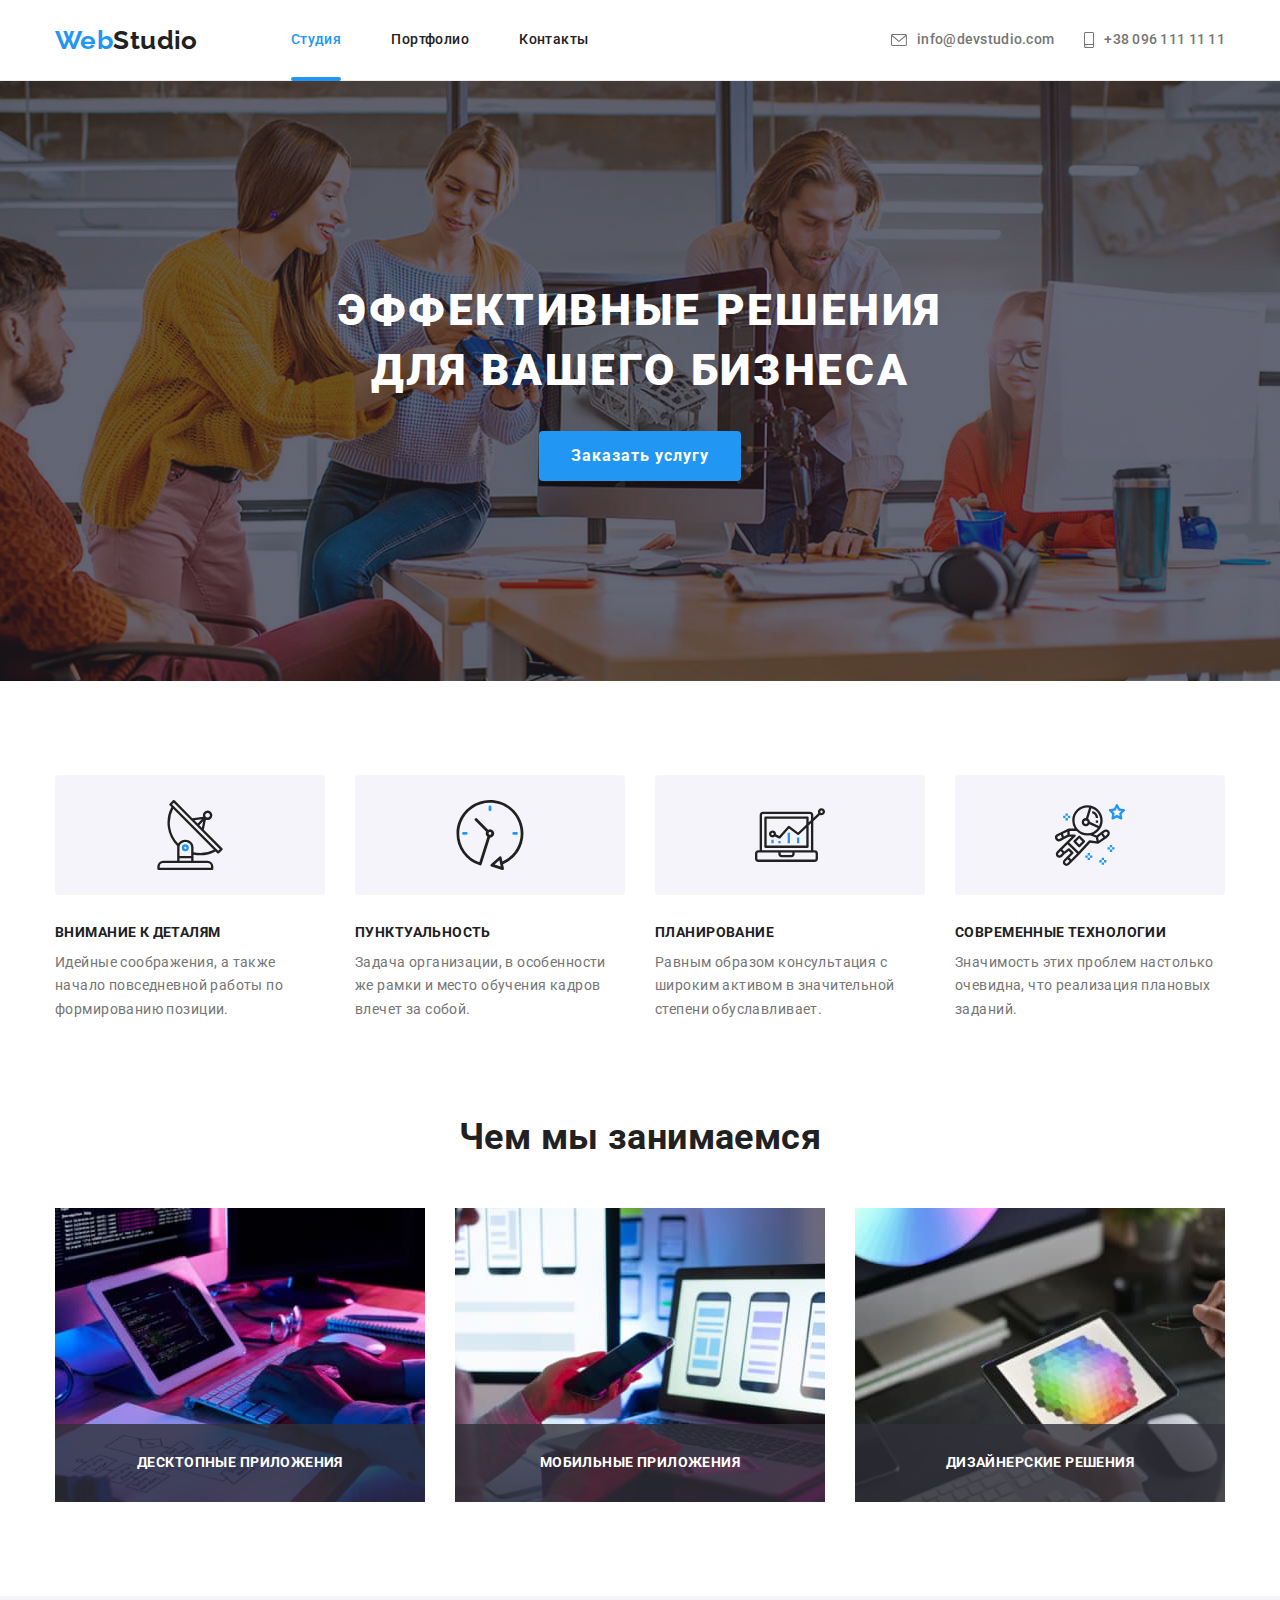
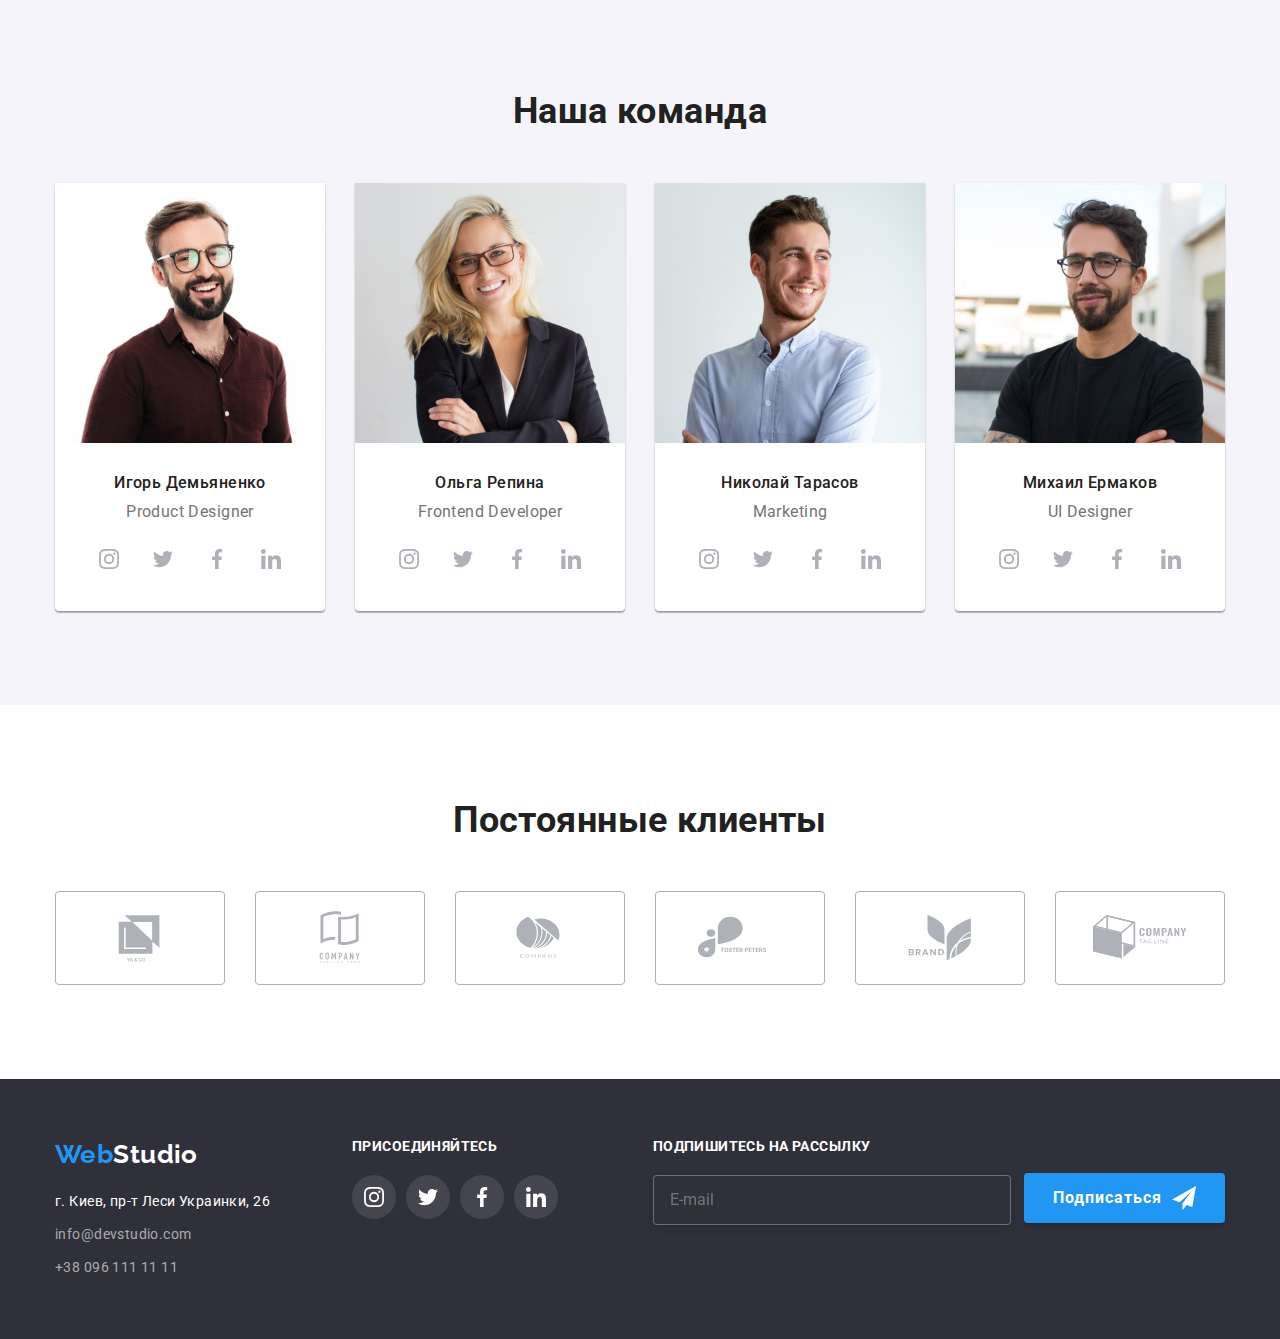
<file: index.html>
<!DOCTYPE html>
<html lang="ru">

<head>
  <meta charset="UTF-8" />
  <meta http-equiv="X-UA-Compatible" content="IE=edge" />
  <meta name="viewport" content="width=device-width, initial-scale=1.0" />
  <title>WebStudio Студия</title>
  <link rel="stylesheet" href="./css/main.min.css" />
</head>

<body>
  <header class="border">
    <div class="container">
      <div class="header ">
        <a class="logo" href="./index.html"><span class="logo_part1">Web</span><span
            class="logo_part2">Studio</span></a>
        <nav class="site-nav">
          <ul class="site-nav list">
            <li class="site-nav__item">
              <a class="site-nav__link site-nav__link-active" href="./index.html">Студия</a>
            </li>
            <li class="site-nav__item">
              <a class="site-nav__link" href="./portfolio.html">Портфолио</a>
            </li>
            <li class="site-nav__item">
              <a class="site-nav__link " href="">Контакты</a>
            </li>
          </ul>
        </nav>
        <ul class="address-header  list">
          <li class="address-header__item ">
            <a class="address-header__link" href="mailto:info@devstudio.com" target="_blank" rel="noopener noreferrer">
              <svg class="address-header__icon" width="16" height="12">
                <use href="./images/icons.svg#svg-01"></use>
              </svg>
              info@devstudio.com
            </a>
          </li>
          <li class="ddress-header__item">
            <a class="address-header__link" href="tel:+380961111111" target="_blank" rel="noopener noreferrer">
              <svg class="address-header__icon" width="10" height="16">
                <use href="./images/icons.svg#svg-02"></use>
              </svg>
              +38 096 111 11 11
            </a>
          </li>
        </ul>
      </div>
    </div>
  </header>

  <main>

    <section class="hero">
      <div class="container">
        <h1 class="hero__title">
          Эффективные решения<br /><span class="white-space">для вашего бизнеса</span>
        </h1>
        <button class="button hero__button" type="button" data-modal-open>Заказать услугу</button>
      </div>
    </section>

    <section class="features">
      <div class="container">

        <ul class="list features__list">
          <li class="features__item">
            <a class="features__link " href="" target="_blank">
              <svg class="features_icon">
                <use href="./images/icons.svg#cta-01"></use>
              </svg>
            </a>
            <h3 class="features__title">Внимание к деталям</h3>
            <p class="features__text">
              Идейные соображения, а также начало повседневной работы по
              формированию позиции.
            </p>
          </li>

          <li class="features__item">
            <a class="features__link" href="" target="_blank">
              <svg class="features_icon">
                <use href="./images/icons.svg#cta-02"></use>
              </svg>
            </a>
            <h3 class="features__title">Пунктуальность</h3>
            <p class="features__text">
              Задача организации, в особенности же рамки и место обучения кадров
              влечет за собой.
            </p>
          </li>

          <li class="features__item">
            <a class="features__link" href="" target="_blank">
              <svg class="features_icon ">
                <use href="./images/icons.svg#cta-03"></use>
              </svg>
            </a>
            <h3 class="features__title">Планирование</h3>
            <p class="features__text">
              Равным образом консультация с широким активом в значительной
              степени обуславливает.
            </p>
          </li>

          <li class="features__item">
            <a class="features__link" href="" target="_blank">
              <svg class="features_icon">
                <use href="./images/icons.svg#cta-04"></use>
              </svg>
            </a>
            <h3 class="features__title">Современные технологии</h3>
            <p class="features__text">
              Значимость этих проблем настолько очевидна, что реализация
              плановых заданий.
            </p>
          </li>
        </ul>
      </div>
    </section>

    <section class="benefits">
      <div class="container ">
        <h2 class="benefits__title">Чем мы занимаемся</h2>

        <ul class="benefits__list list">
          <li class="benefits__item">
            <img src="./images/we-do/img-01.jpg" alt="Десктопные приложения" />
            <div class="benefits__overlay">
              <p class="benefits__text">Десктопные приложения</p>
            </div>
          </li>

          <li class="benefits__item">
            <img src="./images/we-do/img-02.jpg" alt="Мобильные приложения" />
            <div class="benefits__overlay">
              <p class="benefits__text ">Мобильные приложения</p>
            </div>
          </li>

          <li class="benefits__item">
            <img src="./images/we-do/img-03.jpg" alt="Дизайнерские решения" />
            <div class="benefits__overlay">
              <p class="benefits__text ">Дизайнерские решения</p>
            </div>
          </li>
        </ul>

      </div>
    </section>

    <section class="team">
      <div class="container">
        <h2 class="team__title">Наша команда</h2>

        <ul class="team__list list">
          <li class="team__item">
            <img class="team__image" src="./images/team/img-01.jpg" alt="Игорь Демьяненко" />
            <div class="team__description">
              <h3 class="team__name">Игорь Демьяненко</h3>
              <p class="team__position">Product Designer</p>

              <!-- social networks -->
              <ul class="social__list list">
                <li class="social__item">
                  <a href="" class="social__link" target="_blank" rel="noopener noreferrer">
                    <svg class="social__icon">
                      <use href="./images/icons.svg#sm-01"></use>
                    </svg>
                  </a>
                </li>
                <li class="social__item ">
                  <a href="" class="social__link" target="_blank" rel="noopener noreferrer">
                    <svg class="social__icon">
                      <use href="./images/icons.svg#sm-02"></use>
                    </svg>
                  </a>
                </li>
                <li class="social__item ">
                  <a href="" class="social__link" target="_blank" rel="noopener noreferrer">
                    <svg class="social__icon">
                      <use href="./images/icons.svg#sm-03"></use>
                    </svg>
                  </a>
                </li>
                <li class="social__item ">
                  <a href="" class="social__link" target="_blank" rel="noopener noreferrer">
                    <svg class="social__icon">
                      <use href="./images/icons.svg#sm-04"></use>
                    </svg>
                  </a>
                </li>
              </ul>
            </div>
          </li>

          <li class="team__item">
            <img class="team__image" src="./images/team/img-02.jpg" alt="Ольга Репина" />
            <div class="team__description">
              <h3 class="team__name">Ольга Репина</h3>
              <p class="team__position">Frontend Developer</p>

              <!-- social networks -->
              <ul class="list social__list">
                <li class="social__item ">
                  <a href="" class="social__link" target="_blank" rel="noopener noreferrer">
                    <svg class="social__icon">
                      <use href="./images/icons.svg#sm-01"></use>
                    </svg>
                  </a>
                </li>
                <li class="social__item ">
                  <a href="" class="social__link" target="_blank" rel="noopener noreferrer">
                    <svg class="social__icon">
                      <use href="./images/icons.svg#sm-02"></use>
                    </svg>
                  </a>
                </li>
                <li class="social__item ">
                  <a href="" class="social__link" target="_blank" rel="noopener noreferrer">
                    <svg class="social__icon">
                      <use href="./images/icons.svg#sm-03"></use>
                    </svg>
                  </a>
                </li>
                <li class="social__item ">
                  <a href="" class="social__link" target="_blank" rel="noopener noreferrer">
                    <svg class="social__icon">
                      <use href="./images/icons.svg#sm-04"></use>
                    </svg>
                  </a>
                </li>
              </ul>
            </div>
          </li>

          <li class="team__item">
            <img class="team__image" src="./images/team/img-03.jpg" alt="Николай Тарасов" />
            <div class="team__description">
              <h3 class="team__name">Николай Тарасов</h3>
              <p class="team__position">Marketing</p>

              <!-- social networks -->
              <ul class="list social__list">
                <li class="social__item ">
                  <a href="" class="social__link" target="_blank" rel="noopener noreferrer">
                    <svg class="social__icon">
                      <use href="./images/icons.svg#sm-01"></use>
                    </svg>
                  </a>
                </li>
                <li class="social__item">
                  <a href="" class="social__link" target="_blank" rel="noopener noreferrer">
                    <svg class="social__icon">
                      <use href="./images/icons.svg#sm-02"></use>
                    </svg>
                  </a>
                </li>
                <li class="social__item ">
                  <a href="" class="social__link" target="_blank" rel="noopener noreferrer">
                    <svg class="social__icon">
                      <use href="./images/icons.svg#sm-03"></use>
                    </svg>
                  </a>
                </li>
                <li class="social__item ">
                  <a href="" class="social__link" target="_blank" rel="noopener noreferrer">
                    <svg class="social__icon">
                      <use href="./images/icons.svg#sm-04"></use>
                    </svg>
                  </a>
                </li>
              </ul>
            </div>
          </li>

          <li class="team__item">
            <img class="team__image" src="./images/team/img-04.jpg" alt="Михаил Ермаков" />
            <div class="team__description">
              <h3 class="team__name">Михаил Ермаков</h3>
              <p class="team__position">UI Designer</p>

              <!-- social networks -->
              <ul class="list social__list">
                <li class="social__item ">
                  <a href="" class="social__link" target="_blank" rel="noopener noreferrer">
                    <svg class="social__icon">
                      <use href="./images/icons.svg#sm-01"></use>
                    </svg>
                  </a>
                </li>
                <li class="social__item ">
                  <a href="" class="social__link" target="_blank" rel="noopener noreferrer">
                    <svg class="social__icon">
                      <use href="./images/icons.svg#sm-02"></use>
                    </svg>
                  </a>
                </li>
                <li class="social__item ">
                  <a href="" class="social__link" target="_blank" rel="noopener noreferrer">
                    <svg class="social__icon">
                      <use href="./images/icons.svg#sm-03"></use>
                    </svg>
                  </a>
                </li>
                <li class="social__item ">
                  <a href="" class="social__link" target="_blank" rel="noopener noreferrer">
                    <svg class="social__icon">
                      <use href="./images/icons.svg#sm-04"></use>
                    </svg>
                  </a>
                </li>
              </ul>
            </div>
          </li>
        </ul>
      </div>
    </section>

    <section class="clients">
      <div class="container">
        <h2 class="clients__title">Постоянные клиенты</h2>
        <ul class="list clients__list">
          <li class="clients__item">
            <a href="" class="clients__link" target="_blank" rel="noopener noreferrer">
              <svg class="clients__icon">
                <use href="./images/icons.svg#log-01"></use>
              </svg>
            </a>
          </li>
          <li class="clients__item">
            <a href="" class="clients__link" target="_blank" rel="noopener noreferrer">
              <svg class="clients__icon">
                <use href="./images/icons.svg#log-02"></use>
              </svg>
            </a>
          </li>
          <li class="clients__item">
            <a href="" class="clients__link" target="_blank" rel="noopener noreferrer">
              <svg class="clients__icon">
                <use href="./images/icons.svg#log-03"></use>
              </svg>
            </a>
          </li>
          <li class="clients__item">
            <a href="" class="clients__link" target="_blank" rel="noopener noreferrer">
              <svg class="clients__icon">
                <use href="./images/icons.svg#log-04"></use>
              </svg>
            </a>
          </li>
          <li class="clients__item">
            <a href="" class="clients__link" target="_blank" rel="noopener noreferrer">
              <svg class="clients__icon">
                <use href="./images/icons.svg#log-05"></use>
              </svg>
            </a>
          </li>
          <li class="clients__item">
            <a href="" class="clients__link" target="_blank" rel="noopener noreferrer">
              <svg class="clients__icon">
                <use href="./images/icons.svg#log-06"></use>
              </svg>
            </a>
          </li>
        </ul>
      </div>
    </section>
  </main>

  <footer class="footer">
    <div class="container">
      <div class="footer__row">
        <div class="footer__address">
          <a class="footer__logo" href="./index.html"><span class="footer__logo--blue">Web</span><span
              class="footer__logo--white">Studio</span>
          </a>
          <address>
            <ul class="address__list list">
              <li class="address__item">
                <a class="address__link" href="https://goo.gl/maps/Poxogy9ZwxsRHQay8" target="_blank">г. Киев, пр-т Леси
                  Украинки, 26&nbsp;&nbsp;&nbsp;</a>
              </li>
              <li class="address__item">
                <a class="address__link address__link--grey" href="mailto:info@devstudio.com"
                  target="_blank">info@devstudio.com</a>
              </li>
              <li class="address__item">
                <a class="address__link address__link--grey" href="tel:+380961111111" target="_blank">+38 096 111 11
                  11</a>
              </li>
            </ul>
          </address>
        </div>
        <div class="footer__social">
          <h3 class="footer__social__title">присоединяйтесь</h3>
          <ul class="list footer__social__list">
            <li class="footer__social__item">
              <a href="" class="footer__social__link" target="_blank" rel="noopener noreferrer">
                <svg class="footer__social__icon">
                  <use href="./images/icons.svg#sm-01"></use>
                </svg>
              </a>
            </li>
            <li class="footer__social__item">
              <a href="" class="footer__social__link" target="_blank" rel="noopener noreferrer">
                <svg class="footer__social__icon">
                  <use href="./images/icons.svg#sm-02"></use>
                </svg>
              </a>
            </li>
            <li class="footer__social__item">
              <a href="" class="footer__social__link" target="_blank" rel="noopener noreferrer">
                <svg class="footer__social__icon">
                  <use href="./images/icons.svg#sm-03"></use>
                </svg>
              </a>
            </li>
            <li class="footer__social__item">
              <a href="" class="footer__social__link" target="_blank" rel="noopener noreferrer">
                <svg class="footer__social__icon">
                  <use href="./images/icons.svg#sm-04"></use>
                </svg>
              </a>
            </li>
          </ul>
        </div>
        <div class="subscribe-email">
          <label for="sub-email" class="subscribe-email__label">Подпишитесь на рассылку
          </label>
          <input type="text" name="sub-email" id="sub-email" class="subscribe-email__input" placeholder="E-mail">
        </div>
        <div class="subscribe-button ">
          <button type="submit" class="subscribe-button__style button">
            <div class="subscribe-button__text">Подписаться
            </div>
            <svg class="subscribe-button__icon">
              <use href="./images/icons.svg#icon-sub"></use>
            </svg>
          </button>

        </div>
      </div>
    </div>

    <div class="modal-window__backdrop is-hidden" data-modal>
      <div class="modal-window">
        <div class="modal-window__container">
          <button data-modal-close class="modal-window__button-close">
            <svg class="modal-window__button-close__icon">
              <use href="./images/icons.svg#close"></use>
            </svg>
          </button>
          <div>

            <h2 class="modal-window__title">Оставьте свои данные, мы вам перезвоним</h2>
            <form class="modal-form">
              <div class="modal-form__container">
                <label for="mf-name" class="modal-form__label">Имя</label>
                <div class="modal-form__item">
                  <svg class="modal-form__icon">
                    <use href="./images/icons.svg#icon-modal-01"></use>
                  </svg>
                  <input type="text" name="name" id="mf-name" class="modal-form__input" autofocus>
                </div>
              </div>

              <div class="modal-form__container">
                <label for="mf-tel" class="modal-form__label">Телефон</label>
                <div class="modal-form__item">
                  <svg class="modal-form__icon">
                    <use href="./images/icons.svg#icon-modal-02"></use>
                  </svg>
                  <input type="tel" name="tel" id="mf-tel" class="modal-form__input">
                </div>
              </div>

              <div class="modal-form__container">
                <label for="mf-email" class="modal-form__label">Почта</label>
                <div class="modal-form__item">
                  <svg class="modal-form__icon">
                    <use href="./images/icons.svg#icon-modal-03"></use>
                  </svg>
                  <input type="email" name="email" id="mf-email" class="modal-form__input">
                </div>
              </div>

              <div class="modal-form-comment">
                <label for="mf-comment" class="modal-form-comment__label">Комментарий</label>
                <textarea name="comment" id="mf-comment" class="modal-form-comment__textarea" rows="10"
                  placeholder="Введите текст"></textarea>
              </div>

              <div class="moadal-form-checkbox">
                <input type="checkbox" id="mf-checkbox" name="checkbox-policy"
                  class="visually-hidden moadal-form-checkbox__condition" />
                <label for="mf-checkbox" class="moadal-form-checkbox__label">
                  Соглашаюсь с рассылкой и
                  принимаю&nbsp;<a href="" target="" class="moadal-form-checkbox__policy">Условия договора</a>
                </label>
              </div>

              <button class="button modal-form-button" type="submit">Отправить</button>

            </form>
          </div>
        </div>
      </div>
    </div>
  </footer>
  <script src="./js/modal.js"></script>
</body>

</html>
</file>
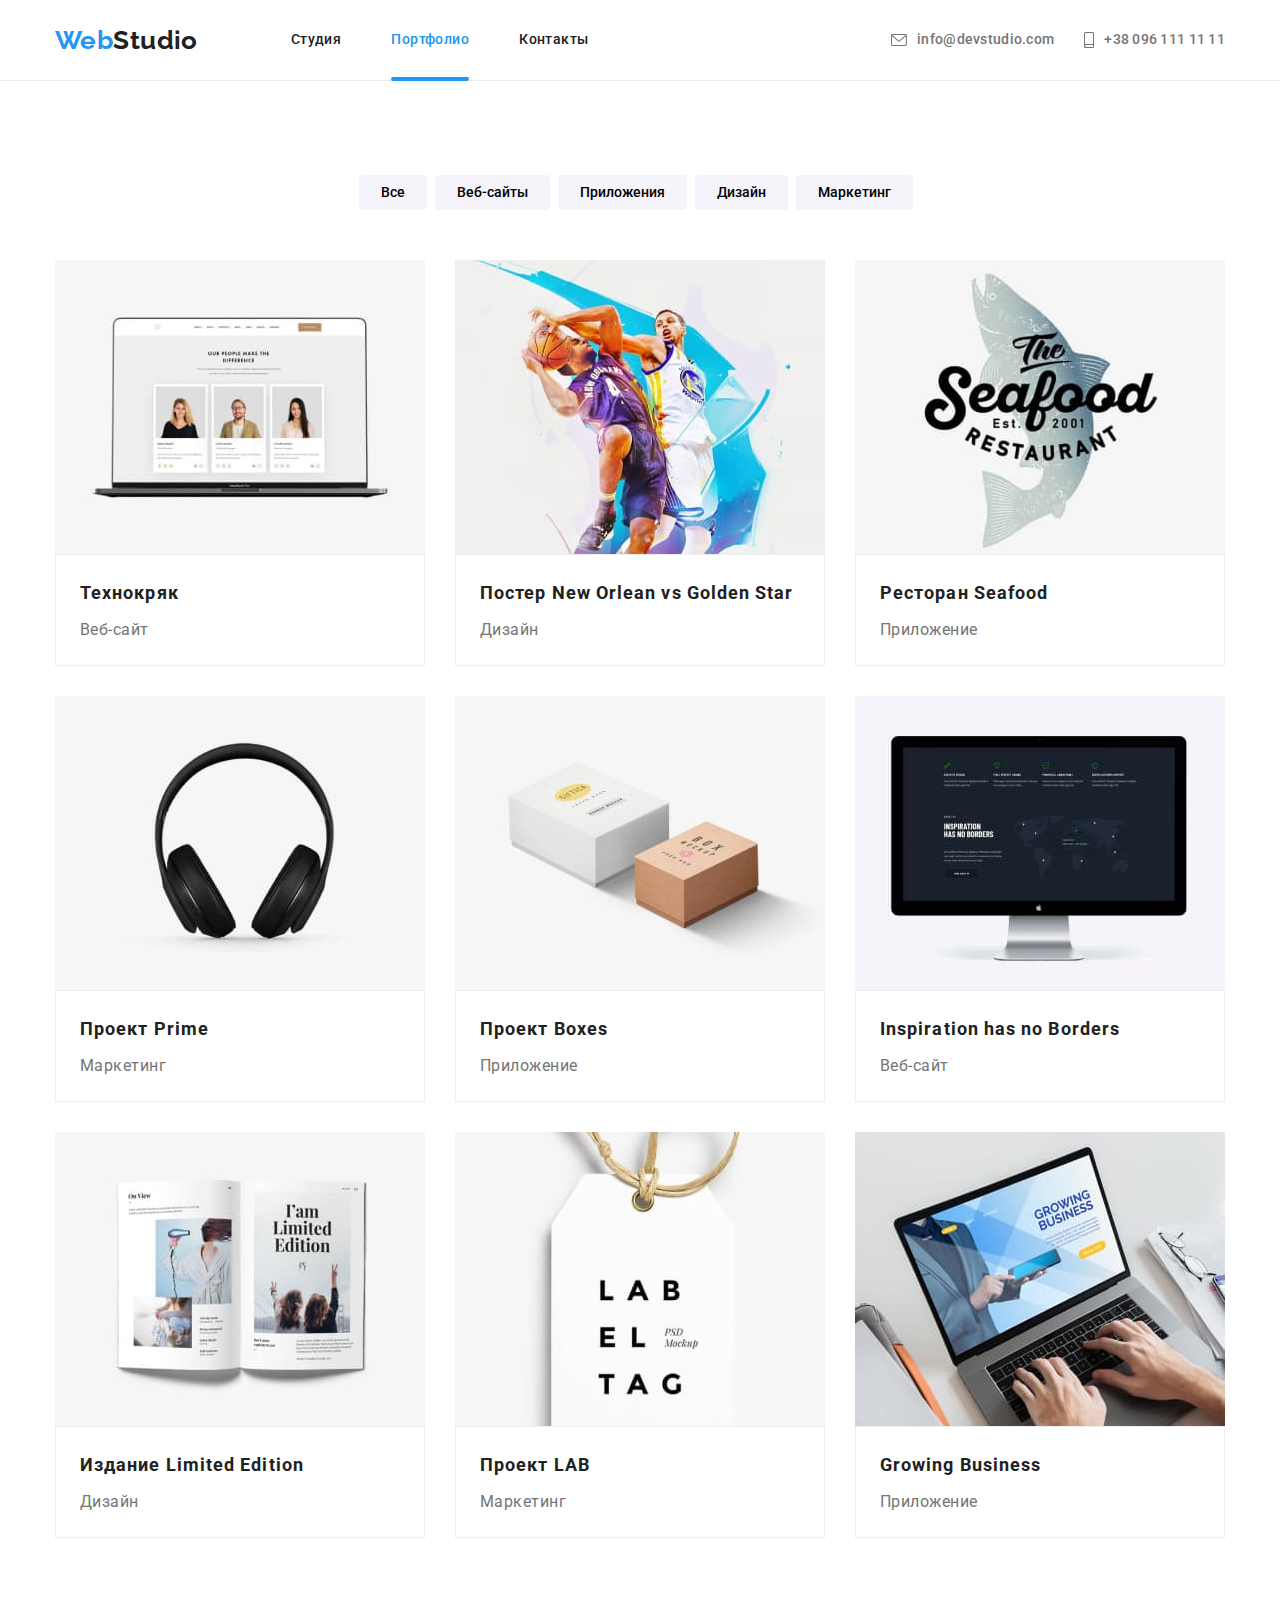
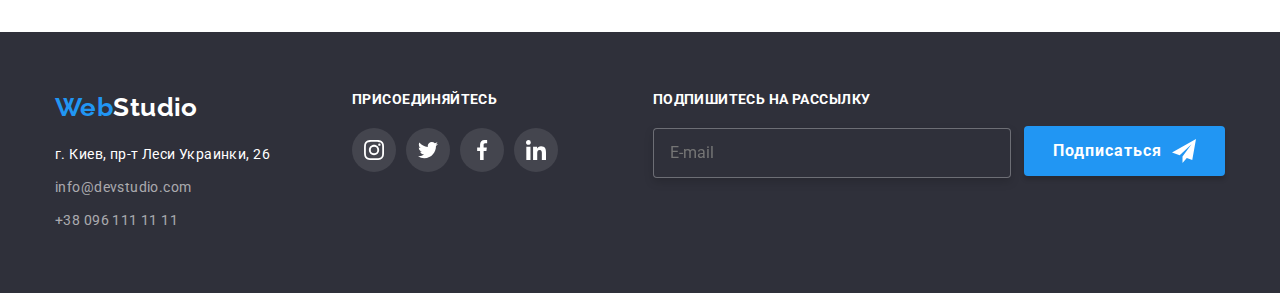
<file: portfolio.html>
<!DOCTYPE html>
<html lang="ru">

<head>
    <meta charset="UTF-8">
    <meta http-equiv="X-UA-Compatible" content="IE=edge">
    <meta name="viewport" content="width=device-width, initial-scale=1.0">
    <title>WebStudio Портфолио</title>
    <link rel="stylesheet" href="./css/main.min.css" />
</head>

<body>
    <header class="border">
        <div class="container ">
            <div class="header">
                <a class="logo" href="./index.html"><span class="logo_part1">Web</span><span
                        class="logo_part2">Studio</span></a>
                <nav class="site-nav">
                    <ul class="site-nav list">
                        <li class="site-nav__item">
                            <a class="site-nav__link " href="./index.html">Студия</a>
                        </li>
                        <li class="site-nav__item">
                            <a class="site-nav__link site-nav__link-active" href="./portfolio.html">Портфолио</a>
                        </li>
                        <li class="site-nav__item">
                            <a class="site-nav__link " href="">Контакты</a>
                        </li>
                    </ul>
                </nav>
                <ul class="address-header  list">
                    <li class="address-header__item">
                        <a class="address-header__link" href="mailto:info@devstudio.com" target="_blank"
                            rel="noopener noreferrer">
                            <svg class="address-header__icon" width="16" height="12">
                                <use href="./images/icons.svg#svg-01"></use>
                            </svg>
                            info@devstudio.com
                        </a>
                    </li>
                    <li class="ddress-header__item">
                        <a class="address-header__link" href="tel:+380961111111" target="_blank"
                            rel="noopener noreferrer">
                            <svg class="address-header__icon" width="10" height="16">
                                <use href="./images/icons.svg#svg-02"></use>
                            </svg>
                            +38 096 111 11 11
                        </a>
                    </li>
                </ul>
            </div>
        </div>
    </header>

    <main>
        <section class="portfolio">
            <div class="container">
                <h1 class="portfolio__title visually-hidden">Фильтр Работ</h1>
                <ul class="list portfolio-filter__list">
                    <li class="portfolio-filter__item"><button class="portfolio-filter__button"
                            type="button">Все</button></li>
                    <li class="portfolio-filter__item"><button class="portfolio-filter__button"
                            type="button">Веб-сайты</button></li>
                    <li class="portfolio-filter__item"><button class="portfolio-filter__button"
                            type="button">Приложения</button></li>
                    <li class="portfolio-filter__item"><button class="portfolio-filter__button"
                            type="button">Дизайн</button></li>
                    <li class="portfolio-filter__item"><button class="portfolio-filter__button"
                            type="button">Маркетинг</button></li>
                </ul>

                <!-- _portfolio scss  -->
                <ul class="list portfolio-card__list">
                    <li class="portfolio-card__item">
                        <a href="" class="portfolio-card__link" target="_blank" rel="noopener noreferrer">
                            <div class="">
                                <div class="portfolio-card__overlay--relative">
                                    <img src="./images/portfolio/img-01.jpg" alt="Веб-сайт: Технокряк">
                                    <div class="portfolio-card__overlay">
                                        <p class="portfolio-card__overlay__text">Технокряк это современная площадка
                                            распространения
                                            коронавируса.
                                            Компании используют эту платформу для цифрового
                                            шпионажа и атак на защищённые сервера конкурентов.</p>
                                    </div>
                                </div>

                                <div class="portfolio-card__project">
                                    <h2 class="portfolio-card__project__name">Технокряк</h2>
                                    <p class="portfolio-card__project__type">Веб-сайт</p>
                                </div>

                            </div>
                        </a>
                    </li>

                    <li class="portfolio-card__item">
                        <a href="" class="portfolio-card__link" target="_blank" rel="noopener noreferrer">
                            <div class="">
                                <div class="portfolio-card__overlay--relative">
                                    <img src="./images/portfolio/img-02.jpg"
                                        alt="Дизайн: Постер New Orlean vs Golden Star">
                                    <div class="portfolio-card__overlay">
                                        <p class="portfolio-card__overlay__text">Технокряк это современная площадка
                                            распространения
                                            коронавируса.
                                            Компании используют эту платформу для цифрового
                                            шпионажа и атак на защищённые сервера конкурентов.</p>
                                    </div>
                                </div>

                                <div class="portfolio-card__project">
                                    <h2 class="portfolio-card__project__name">Постер New Orlean vs Golden Star</h2>
                                    <p class="portfolio-card__project__type">Дизайн</p>
                                </div>

                            </div>
                        </a>
                    </li>
                    <li class="portfolio-card__item">
                        <a href="" class="portfolio-card__link" target="_blank" rel="noopener noreferrer">
                            <div class="fuckthisshadow">
                                <div class="portfolio-card__overlay--relative">
                                    <img src="./images/portfolio/img-03.jpg" alt="Приложение: Ресторан Seafood">
                                    <div class="portfolio-card__overlay">
                                        <p class="portfolio-card__overlay__text">Технокряк это современная площадка
                                            распространения
                                            коронавируса.
                                            Компании используют эту платформу для цифрового
                                            шпионажа и атак на защищённые сервера конкурентов.</p>
                                    </div>

                                </div>

                                <div class="portfolio-card__project">
                                    <h2 class="portfolio-card__project__name">Ресторан Seafood</h2>
                                    <p class="portfolio-card__project__type">Приложение</p>
                                </div>
                            </div>
                        </a>
                    </li>
                    <li class="portfolio-card__item">
                        <a href="" class="portfolio-card__link" target="_blank" rel="noopener noreferrer">
                            <div class="fuckthisshadow">
                                <div class="portfolio-card__overlay--relative">
                                    <img src="./images/portfolio/img-04.jpg" alt="Маркетинг: Проект Prime">
                                    <div class="portfolio-card__overlay">
                                        <p class="portfolio-card__overlay__text">Технокряк это современная площадка
                                            распространения
                                            коронавируса.
                                            Компании используют эту платформу для цифрового
                                            шпионажа и атак на защищённые сервера конкурентов.</p>
                                    </div>
                                </div>

                                <div class="portfolio-card__project">
                                    <h2 class="portfolio-card__project__name">Проект Prime</h2>
                                    <p class="portfolio-card__project__type">Маркетинг</p>
                                </div>
                            </div>
                        </a>
                    </li>
                    <li class="portfolio-card__item">
                        <a href="" class="portfolio-card__link" target="_blank" rel="noopener noreferrer">
                            <div class="fuckthisshadow">
                                <div class="portfolio-card__overlay--relative">
                                    <img src="./images/portfolio/img-05.jpg" alt="Приложение: Проект Boxes">
                                    <div class="portfolio-card__overlay">
                                        <p class="portfolio-card__overlay__text">Технокряк это современная площадка
                                            распространения
                                            коронавируса.
                                            Компании используют эту платформу для цифрового
                                            шпионажа и атак на защищённые сервера конкурентов.</p>
                                    </div>
                                </div>

                                <div class="portfolio-card__project">
                                    <h2 class="portfolio-card__project__name">Проект Boxes</h2>
                                    <p class="portfolio-card__project__type">Приложение</p>
                                </div>
                            </div>
                        </a>
                    </li>
                    <li class="portfolio-card__item">
                        <a href="" class="portfolio-card__link" target="_blank" rel="noopener noreferrer">
                            <div class="fuckthisshadow">
                                <div class="portfolio-card__overlay--relative">
                                    <img src="./images/portfolio/img-06.jpg" alt="Веб-сайт: Inspiration has no Borders">
                                    <div class="portfolio-card__overlay">
                                        <p class="portfolio-card__overlay__text">Технокряк это современная площадка
                                            распространения
                                            коронавируса.
                                            Компании используют эту платформу для цифрового
                                            шпионажа и атак на защищённые сервера конкурентов.</p>
                                    </div>
                                </div>

                                <div class="portfolio-card__project">
                                    <h2 class="portfolio-card__project__name">Inspiration has no Borders</h2>
                                    <p class="portfolio-card__project__type">Веб-сайт</p>
                                </div>
                            </div>
                        </a>
                    </li>
                    <li class="portfolio-card__item">
                        <a href="" class="portfolio-card__link" target="_blank" rel="noopener noreferrer">
                            <div class="fuckthisshadow">
                                <div class="portfolio-card__overlay--relative">
                                    <img src="./images/portfolio/img-07.jpg" alt="Дизайн: Издание Limited Edition">
                                    <div class="portfolio-card__overlay">
                                        <p class="portfolio-card__overlay__text">Технокряк это современная площадка
                                            распространения
                                            коронавируса.
                                            Компании используют эту платформу для цифрового
                                            шпионажа и атак на защищённые сервера конкурентов.</p>
                                    </div>
                                </div>

                                <div class="portfolio-card__project">
                                    <h2 class="portfolio-card__project__name">Издание Limited Edition</h2>
                                    <p class="portfolio-card__project__type">Дизайн</p>
                                </div>
                            </div>
                        </a>
                    </li>
                    <li class="portfolio-card__item">

                        <a href="" class="portfolio-card__link" target="_blank" rel="noopener noreferrer">
                            <div class="fuckthisshadow">
                                <div class="portfolio-card__overlay--relative">
                                    <img src="./images/portfolio/img-08.jpg" alt="Маркетинг: Проект LAB">
                                    <div class="portfolio-card__overlay">
                                        <p class="portfolio-card__overlay__text">Технокряк это современная площадка
                                            распространения
                                            коронавируса.
                                            Компании используют эту платформу для цифрового
                                            шпионажа и атак на защищённые сервера конкурентов.</p>
                                    </div>
                                </div>

                                <div class="portfolio-card__project">
                                    <h2 class="portfolio-card__project__name">Проект LAB</h2>
                                    <p class="portfolio-card__project__type">Маркетинг</p>
                                </div>
                            </div>
                        </a>
                    </li>
                    <li class="portfolio-card__item">
                        <a href="" class="portfolio-card__link" target="_blank" rel="noopener noreferrer">
                            <div class="fuckthisshadow">
                                <div class="portfolio-card__overlay--relative">
                                    <img src="./images/portfolio/img-09.jpg" alt="Приложение: Growing Business">
                                    <div class="portfolio-card__overlay">
                                        <p class="portfolio-card__overlay__text">Технокряк это современная площадка
                                            распространения
                                            коронавируса.
                                            Компании используют эту платформу для цифрового
                                            шпионажа и атак на защищённые сервера конкурентов.</p>
                                    </div>
                                </div>

                                <div class="portfolio-card__project">
                                    <h2 class="portfolio-card__project__name">Growing Business</h2>
                                    <p class="portfolio-card__project__type">Приложение</p>
                                </div>
                            </div>
                        </a>
                    </li>
                </ul>
            </div>
        </section>
    </main>

    <footer class="footer">
        <div class="container">
            <div class="footer__row">
                <div class="footer__address">
                    <a class="footer__logo" href="./index.html"><span class="footer__logo--blue">Web</span><span
                            class="footer__logo--white">Studio</span>
                    </a>
                    <address>
                        <ul class="address__list list">
                            <li class="address__item">
                                <a class="address__link" href="https://goo.gl/maps/Poxogy9ZwxsRHQay8" target="_blank">г.
                                    Киев,
                                    пр-т Леси
                                    Украинки, 26&nbsp;&nbsp;&nbsp;</a>
                            </li>
                            <li class="address__item">
                                <a class="address__link address__link--grey" href="mailto:info@devstudio.com"
                                    target="_blank">info@devstudio.com</a>
                            </li>
                            <li class="address__item">
                                <a class="address__link address__link--grey" href="tel:+380961111111"
                                    target="_blank">+38 096
                                    111 11
                                    11</a>
                            </li>
                        </ul>
                    </address>
                </div>
                <div class="footer__social">
                    <h3 class="footer__social__title">присоединяйтесь</h3>
                    <ul class="list footer__social__list">
                        <li class="footer__social__item">
                            <a href="" class="footer__social__link" target="_blank" rel="noopener noreferrer">
                                <svg class="footer__social__icon">
                                    <use href="./images/icons.svg#sm-01"></use>
                                </svg>
                            </a>
                        </li>
                        <li class="footer__social__item">
                            <a href="" class="footer__social__link" target="_blank" rel="noopener noreferrer">
                                <svg class="footer__social__icon">
                                    <use href="./images/icons.svg#sm-02"></use>
                                </svg>
                            </a>
                        </li>
                        <li class="footer__social__item">
                            <a href="" class="footer__social__link" target="_blank" rel="noopener noreferrer">
                                <svg class="footer__social__icon">
                                    <use href="./images/icons.svg#sm-03"></use>
                                </svg>
                            </a>
                        </li>
                        <li class="footer__social__item">
                            <a href="" class="footer__social__link" target="_blank" rel="noopener noreferrer">
                                <svg class="footer__social__icon">
                                    <use href="./images/icons.svg#sm-04"></use>
                                </svg>
                            </a>
                        </li>
                    </ul>
                </div>
                <div class="subscribe-email">
                    <label for="sub-email" class="subscribe-email__label">Подпишитесь на рассылку
                    </label>
                    <input type="text" name="sub-email" id="sub-email" class="subscribe-email__input"
                        placeholder="E-mail">
                </div>
                <div class="subscribe-button ">
                    <button type="submit" class="subscribe-button__style button">
                        <div class="subscribe-button__text">Подписаться
                        </div>
                        <svg class="subscribe-button__icon">
                            <use href="./images/icons.svg#icon-sub"></use>
                        </svg>
                    </button>

                </div>
            </div>
        </div>


    </footer>

</body>

</html>
</file>
<file: css/main.min.css>
@import url("https://fonts.googleapis.com/css2?family=Raleway:wght@700&family=Roboto:wght@400;500;700;900&display=swap");*,::after,::before{-webkit-box-sizing:border-box;box-sizing:border-box}:root{-moz-tab-size:4;-o-tab-size:4;tab-size:4}html{line-height:1.15;-webkit-text-size-adjust:100%}body{margin:0}body{font-family:system-ui, -apple-system, "Segoe UI", Roboto, Helvetica, Arial, sans-serif, "Apple Color Emoji", "Segoe UI Emoji"}hr{height:0;color:inherit}abbr[title]{-webkit-text-decoration:underline dotted;text-decoration:underline dotted}b,strong{font-weight:bolder}code,kbd,pre,samp{font-family:ui-monospace, SFMono-Regular, Consolas, "Liberation Mono", Menlo, monospace;font-size:1em}small{font-size:80%}sub,sup{font-size:75%;line-height:0;position:relative;vertical-align:baseline}sub{bottom:-0.25em}sup{top:-0.5em}table{text-indent:0;border-color:inherit}button,input,optgroup,select,textarea{font-family:inherit;font-size:100%;line-height:1.15;margin:0}button,select{text-transform:none}[type="button"],[type="reset"],[type="submit"],button{-webkit-appearance:button}::-moz-focus-inner{border-style:none;padding:0}:-moz-focusring{outline:1px dotted ButtonText}:-moz-ui-invalid{box-shadow:none}legend{padding:0}progress{vertical-align:baseline}::-webkit-inner-spin-button,::-webkit-outer-spin-button{height:auto}[type="search"]{-webkit-appearance:textfield;outline-offset:-2px}::-webkit-search-decoration{-webkit-appearance:none}::-webkit-file-upload-button{-webkit-appearance:button;font:inherit}summary{display:list-item}h1,h2,h3,h4,h5,h6,p{margin:0}img{display:block;max-width:100%;height:auto}html{-webkit-box-sizing:border-box;box-sizing:border-box}.list{list-style:none;margin:0;padding-left:0}.visually-hidden{position:absolute !important;clip:rect(1px 1px 1px 1px);clip:rect(1px, 1px, 1px, 1px);padding:0 !important;border:0 !important;height:1px !important;width:1px !important;overflow:hidden}.is-hidden{opacity:0;visibility:hidden;pointer-events:none;-webkit-transition:opacity 500ms var(--btn-sh-function),visibility 500ms var(--btn-sh-function);transition:opacity 500ms var(--btn-sh-function),visibility 500ms var(--btn-sh-function)}.white-space{white-space:nowrap}.features__list,.benefits__list,.team__list,.clients__list,.portfolio-card__list{display:-webkit-box;display:-ms-flexbox;display:flex;-ms-flex-wrap:wrap;flex-wrap:wrap;margin-top:calc(30px * -1);margin-left:calc(30px * -1)}.features__link,.social__list,.clients__link,.footer__social__list,.footer__social__link,.subscribe-button__text,.modal-window__button-close{display:-webkit-box;display:-ms-flexbox;display:flex;-webkit-box-pack:center;-ms-flex-pack:center;justify-content:center;-webkit-box-align:center;-ms-flex-align:center;align-items:center}.benefits__title,.team__title,.clients__title{font-weight:bold;font-size:36px;line-height:1.17;text-align:center;margin-bottom:50px}.footer__social__title,.subscribe-email__label{font-weight:bold;text-transform:uppercase;color:#fff;margin-bottom:20px}.modal-form,.modal-form-comment{display:-webkit-box;display:-ms-flexbox;display:flex;-webkit-box-orient:vertical;-webkit-box-direction:normal;-ms-flex-direction:column;flex-direction:column}.modal-form__label,.modal-form-comment__label{font-size:12px;line-height:1.17;letter-spacing:0.01em;color:#757575;margin-bottom:4px}body{font-family:"Roboto",Arial,Helvetica,sans-serif;font-style:normal;font-weight:normal;font-size:14px;line-height:1.71;letter-spacing:0.03em;color:#212121}.dev-outr{border:1px solid red}.dev-outb{border:1px solid blue}.container{width:1200px;padding-left:15px;padding-right:15px;margin-left:auto;margin-right:auto}.button{font-weight:bold;font-size:16px;line-height:1.87;display:-webkit-box;display:-ms-flexbox;display:flex;-webkit-box-align:center;-ms-flex-align:center;align-items:center;text-align:center;letter-spacing:0.06em;border:none;border-radius:4px;color:#fff;background-color:#2196f3;cursor:pointer;-webkit-transition:background-color 250ms cubic-bezier(0.4, 0, 0.2, 1);transition:background-color 250ms cubic-bezier(0.4, 0, 0.2, 1)}.button:hover,.button:focus{-webkit-transition:background-color 250ms cubic-bezier(0.4, 0, 0.2, 1);transition:background-color 250ms cubic-bezier(0.4, 0, 0.2, 1);background-color:#188ce8}.border{border-bottom:1px solid #ececec}.header{display:-webkit-box;display:-ms-flexbox;display:flex}.logo{font-family:"Raleway",Arial,Helvetica,sans-serif;font-style:normal;font-weight:bold;font-size:26px;line-height:1.19;text-decoration:none;margin-right:93px;display:-webkit-box;display:-ms-flexbox;display:flex;-webkit-box-align:center;-ms-flex-align:center;align-items:center}.logo_part1{color:#2196f3;-webkit-box-align:center;-ms-flex-align:center;align-items:center}.logo_part2{color:#212121}.site-nav{display:-webkit-inline-box;display:-ms-inline-flexbox;display:inline-flex;-webkit-box-align:center;-ms-flex-align:center;align-items:center}.site-nav__item{position:relative;display:-webkit-inline-box;display:-ms-inline-flexbox;display:inline-flex;height:80px}.site-nav__item:not(:last-child){margin-right:50px}.site-nav__link{text-decoration:none;font-weight:500;line-height:1.14;color:#212121;display:-webkit-inline-box;display:-ms-inline-flexbox;display:inline-flex;height:80px;-webkit-box-align:center;-ms-flex-align:center;align-items:center;-webkit-transition:color 250ms cubic-bezier(0.4, 0, 0.2, 1);transition:color 250ms cubic-bezier(0.4, 0, 0.2, 1)}.site-nav__link:hover,.site-nav__link:focus{color:#2196f3;-webkit-transition:color 250ms cubic-bezier(0.4, 0, 0.2, 1);transition:color 250ms cubic-bezier(0.4, 0, 0.2, 1)}.site-nav__link-active{color:#2196f3}.site-nav__link-active::after{position:absolute;content:"";width:100%;height:4px;border-radius:2px;bottom:-1px;background-color:#2196f3}.address-header{margin-left:auto;display:-webkit-box;display:-ms-flexbox;display:flex;-webkit-box-align:center;-ms-flex-align:center;align-items:center}.address-header__item{display:-webkit-box;display:-ms-flexbox;display:flex}.address-header__item:not(:last-child){margin-right:30px}.address-header__icon{margin-right:10px;-webkit-box-align:center;-ms-flex-align:center;align-items:center;fill:#757575;-webkit-transition:fill 250ms cubic-bezier(0.4, 0, 0.2, 1);transition:fill 250ms cubic-bezier(0.4, 0, 0.2, 1)}.address-header__icon:hover,.address-header__icon:focus{fill:#2196f3;-webkit-transition:fill 250ms cubic-bezier(0.4, 0, 0.2, 1);transition:fill 250ms cubic-bezier(0.4, 0, 0.2, 1)}.address-header__link:hover .address-header__icon,.address-header__link:focus .address-header__icon{fill:#2196f3;-webkit-transition:fill 250ms cubic-bezier(0.4, 0, 0.2, 1);transition:fill 250ms cubic-bezier(0.4, 0, 0.2, 1)}.address-header__link{display:-webkit-box;display:-ms-flexbox;display:flex;-webkit-box-align:center;-ms-flex-align:center;align-items:center;text-decoration:none;font-weight:500;font-size:14px;line-height:1.14;letter-spacing:0.02em;color:#757575;-webkit-transition:color 250ms cubic-bezier(0.4, 0, 0.2, 1);transition:color 250ms cubic-bezier(0.4, 0, 0.2, 1)}.address-header__link:hover,.address-header__link:focus{color:#2196f3;-webkit-transition:color 250ms cubic-bezier(0.4, 0, 0.2, 1);transition:color 250ms cubic-bezier(0.4, 0, 0.2, 1)}.hero{display:-webkit-box;display:-ms-flexbox;display:flex;background-color:#c4c4c4;background-image:-webkit-gradient(linear, left top, left bottom, from(rgba(47,48,58,0.4)), to(rgba(47,48,58,0.4))),url(../images/index/cta-bg.jpg);background-image:linear-gradient(rgba(47,48,58,0.4), rgba(47,48,58,0.4)),url(../images/index/cta-bg.jpg);background-repeat:no-repeat, no-repeat;background-position:center, center;background-size:cover, cover;max-width:1600px;padding-top:200px;padding-bottom:200px;margin-left:auto;margin-right:auto}.hero__title{font-weight:900;font-size:44px;line-height:1.36;text-align:center;letter-spacing:0.06em;color:#fff;text-transform:uppercase;margin-bottom:30px}.hero__button{margin-left:auto;margin-right:auto;padding:10px 32px;-webkit-box-shadow:0px 4px 4px rgba(0,0,0,0.15);box-shadow:0px 4px 4px rgba(0,0,0,0.15)}.features{padding-top:94px;padding-bottom:94px}.features__link{background:#f5f4fa;border-radius:4px;margin-bottom:30px;padding:25px 0 25px 0}.features_icon{width:70px;height:70px}.features__item{-ms-flex-preferred-size:calc((100% / 4) - 30px);flex-basis:calc((100% / 4) - 30px);margin-left:30px;margin-top:30px}.features__title{font-weight:bold;font-size:14px;line-height:1.14;text-transform:uppercase;margin-bottom:10px}.features__text{color:#757575}.benefits{padding-bottom:94px}.benefits__item{-ms-flex-preferred-size:calc((100% / 3) - 30px);flex-basis:calc((100% / 3) - 30px);margin-left:30px;margin-top:30px;position:relative}.benefits__overlay{background-color:rgba(47,48,58,0.8);bottom:0;position:absolute;padding:27px 0;width:100%}.benefits__text{font-weight:bold;text-align:center;text-transform:uppercase;color:#fff}.team{padding-top:94px;padding-bottom:94px;background:#f5f4fa}.team__item{background:#fff;-ms-flex-preferred-size:calc((100% / 4) - 30px);flex-basis:calc((100% / 4) - 30px);margin-left:30px;margin-top:30px;-webkit-box-shadow:0px 1px 3px rgba(0,0,0,0.12),0px 1px 1px rgba(0,0,0,0.14),0px 2px 1px rgba(0,0,0,0.2);box-shadow:0px 1px 3px rgba(0,0,0,0.12),0px 1px 1px rgba(0,0,0,0.14),0px 2px 1px rgba(0,0,0,0.2);border-radius:0px 0px 4px 4px}.team__image{margin-bottom:30px}.team__name{font-weight:500;font-size:16px;line-height:1.19;text-align:center;margin-bottom:10px}.team__position{font-size:16px;line-height:1.19;text-align:center;color:#757575;margin-bottom:16px}.social__list{margin-bottom:30px}.social__item:not(:last-child){margin-right:10px}.social__link{display:-webkit-box;display:-ms-flexbox;display:flex;-webkit-box-pack:center;-ms-flex-pack:center;justify-content:center;-webkit-box-align:center;-ms-flex-align:center;align-items:center;width:44px;height:44px;border-radius:50%;-webkit-transition:background 250ms cubic-bezier(0.4, 0, 0.2, 1);transition:background 250ms cubic-bezier(0.4, 0, 0.2, 1)}.social__link:hover,.social__link:focus{background:#2196f3;-webkit-transition:background 250ms cubic-bezier(0.4, 0, 0.2, 1);transition:background 250ms cubic-bezier(0.4, 0, 0.2, 1)}.social__icon{width:20px;height:20px;fill:#afb1b8;-webkit-transition:fill 250ms cubic-bezier(0.4, 0, 0.2, 1);transition:fill 250ms cubic-bezier(0.4, 0, 0.2, 1)}.social__link:hover .social__icon,.social__link:focus .social__icon{fill:#fff;-webkit-transition:fill 250ms cubic-bezier(0.4, 0, 0.2, 1);transition:fill 250ms cubic-bezier(0.4, 0, 0.2, 1)}.clients{padding-top:94px;padding-bottom:94px}.clients__item{-ms-flex-preferred-size:calc((100% / 6) - 30px);flex-basis:calc((100% / 6) - 30px);margin-left:30px;margin-top:30px}.clients__link{border:1px solid #afb1b8;border-radius:4px;padding-bottom:16px;padding-top:16px;-webkit-transition:border 250ms cubic-bezier(0.4, 0, 0.2, 1);transition:border 250ms cubic-bezier(0.4, 0, 0.2, 1)}.clients__link:hover,.clients__link:focus{border:1px solid #2196f3;-webkit-transition:border 250ms cubic-bezier(0.4, 0, 0.2, 1);transition:border 250ms cubic-bezier(0.4, 0, 0.2, 1)}.clients__icon{width:106px;height:60px;fill:#afb1b8;-webkit-transition:fill 250ms cubic-bezier(0.4, 0, 0.2, 1);transition:fill 250ms cubic-bezier(0.4, 0, 0.2, 1)}.clients__link:hover .clients__icon,.clients__link:focus .clients__icon{fill:#2196f3;-webkit-transition:fill 250ms cubic-bezier(0.4, 0, 0.2, 1);transition:fill 250ms cubic-bezier(0.4, 0, 0.2, 1)}.footer{background:#2f303a;padding:60px 0 60px 0}.footer__row{display:-webkit-box;display:-ms-flexbox;display:flex;-webkit-box-pack:justify;-ms-flex-pack:justify;justify-content:space-between}.footer__address{margin-right:70px}.footer__logo{display:-webkit-box;display:-ms-flexbox;display:flex;font-family:"Raleway",Arial,Helvetica,sans-serif;font-style:normal;font-weight:bold;font-size:26px;line-height:1.19;margin-bottom:20px;text-decoration:none}.footer__logo--blue{color:#2196f3}.footer__logo--white{color:#fff}.address__item:not(:last-child){margin-bottom:9px}.address__link{color:#fff;text-decoration:none;font-style:normal;-webkit-transition:color 250ms cubic-bezier(0.4, 0, 0.2, 1);transition:color 250ms cubic-bezier(0.4, 0, 0.2, 1)}.address__link:hover,.address__link:focus{color:#2196f3;-webkit-transition:color 250ms cubic-bezier(0.4, 0, 0.2, 1);transition:color 250ms cubic-bezier(0.4, 0, 0.2, 1)}.address__link--grey{color:rgba(255,255,255,0.6)}.footer__social__title{font-size:14px;line-height:1.14}.footer__social__item:not(:last-child){margin-right:10px}.footer__social__link{height:44px;width:44px;border-radius:50%;background-color:rgba(255,255,255,0.1);-webkit-transition:background-color 250ms cubic-bezier(0.4, 0, 0.2, 1);transition:background-color 250ms cubic-bezier(0.4, 0, 0.2, 1)}.footer__social__link:hover,.footer__social__link:focus{background-color:#2196f3}.footer__social__icon{fill:#fff;width:20px;height:20px}.footer__social{margin-right:93px}.subscribe-email{margin-right:12px}.subscribe-email__label{display:-webkit-box;display:-ms-flexbox;display:flex;margin-bottom:20px;font-size:14px;line-height:1.14}.subscribe-email__input{border:1px solid rgba(255,255,255,0.3);width:358px;height:50px;padding:15px 16px;border-radius:4px;-webkit-filter:drop-shadow(0px 4px 4px rgba(0,0,0,0.15));filter:drop-shadow(0px 4px 4px rgba(0,0,0,0.15));background:#2f303a;font-size:16px;line-height:1.25;color:rgba(255,255,255,0.6);-webkit-transition:border 250ms cubic-bezier(0.4, 0, 0.2, 1);transition:border 250ms cubic-bezier(0.4, 0, 0.2, 1)}.subscribe-email__input:hover,.subscribe-email__input:focus{border:1px solid #2196f3;cursor:pointer;outline:none;-webkit-transition:border 250ms cubic-bezier(0.4, 0, 0.2, 1);transition:border 250ms cubic-bezier(0.4, 0, 0.2, 1)}.subscribe-button{margin-top:34px}.subscribe-button__style{padding:10px 29px;-webkit-box-shadow:0px 4px 4px rgba(0,0,0,0.15);box-shadow:0px 4px 4px rgba(0,0,0,0.15);-webkit-transition:background 250ms cubic-bezier(0.4, 0, 0.2, 1);transition:background 250ms cubic-bezier(0.4, 0, 0.2, 1)}.subscribe-button__text{font-weight:bold;font-size:16px;line-height:1.88;margin-right:10px}.subscribe-button__icon{width:24px;height:24px;fill:#fff}.modal-window__backdrop{position:fixed;top:0;left:0;width:100%;height:100%;background:rgba(0,0,0,0.2);opacity:1;-webkit-transition:opacity 500ms cubic-bezier(0.4, 0, 0.2, 1);transition:opacity 500ms cubic-bezier(0.4, 0, 0.2, 1)}.modal-window{background-color:#fff;width:528px;position:absolute;top:50%;left:50%;-webkit-box-shadow:0px 1px 3px rgba(0,0,0,0.12),0px 1px 1px rgba(0,0,0,0.14),0px 2px 1px rgba(0,0,0,0.2);box-shadow:0px 1px 3px rgba(0,0,0,0.12),0px 1px 1px rgba(0,0,0,0.14),0px 2px 1px rgba(0,0,0,0.2);border-radius:4px;-webkit-transform:translate(-50%, -50%) scale(1);transform:translate(-50%, -50%) scale(1);-webkit-transition:-webkit-transform 500ms cubic-bezier(0.4, 0, 0.2, 1);transition:-webkit-transform 500ms cubic-bezier(0.4, 0, 0.2, 1);transition:transform 500ms cubic-bezier(0.4, 0, 0.2, 1);transition:transform 500ms cubic-bezier(0.4, 0, 0.2, 1), -webkit-transform 500ms cubic-bezier(0.4, 0, 0.2, 1)}.modal-window__backdrop.is-hidden .modal-window{-webkit-transform:translate(-50%, -50%) scale(0.5);transform:translate(-50%, -50%) scale(0.5);-webkit-transition:-webkit-transform 500ms cubic-bezier(0.4, 0, 0.2, 1);transition:-webkit-transform 500ms cubic-bezier(0.4, 0, 0.2, 1);transition:transform 500ms cubic-bezier(0.4, 0, 0.2, 1);transition:transform 500ms cubic-bezier(0.4, 0, 0.2, 1), -webkit-transform 500ms cubic-bezier(0.4, 0, 0.2, 1)}.modal-window__container{padding:40px}.modal-window__button-close{width:30px;height:30px;border:1px solid rgba(0,0,0,0.1);background:#fff;border-radius:50%;position:absolute;top:6px;right:6px}.modal-window__button-close:hover,.modal-window__button-close:focus,.modal-window__button-close:active{cursor:pointer}.modal-window__button-close__icon{width:11px;height:11px;fill:#000;-webkit-transition:fill 250ms cubic-bezier(0.4, 0, 0.2, 1);transition:fill 250ms cubic-bezier(0.4, 0, 0.2, 1)}.modal-window__button-close:hover .modal-window__button-close__icon,.modal-window__button-close:focus .modal-window__button-close__icon{fill:#2196f3}.modal-window__title{color:#212121;font-weight:bold;font-size:20px;line-height:1.5;text-align:center;margin-bottom:12px}.modal-form__container{position:relative;margin-bottom:10px}.modal-form__item{display:-webkit-box;display:-ms-flexbox;display:flex;-webkit-box-orient:vertical;-webkit-box-direction:normal;-ms-flex-direction:column;flex-direction:column;-webkit-box-pack:center;-ms-flex-pack:center;justify-content:center}.modal-form__input{border:1px solid rgba(33,33,33,0.2);border-radius:4px;height:40px;color:#000;font-size:14px;line-height:1.17px;letter-spacing:0.01em;padding:12px 0 12px 42px;-webkit-transition:border 250ms cubic-bezier(0.4, 0, 0.2, 1);transition:border 250ms cubic-bezier(0.4, 0, 0.2, 1)}.modal-form__input:hover,.modal-form__input:focus{outline:none;cursor:pointer;border:1px solid #2196f3;border-radius:4px}.modal-form__icon{position:absolute;width:18px;height:18px;margin-left:15px;fill:#212121;-webkit-transition:fill 250ms cubic-bezier(0.4, 0, 0.2, 1);transition:fill 250ms cubic-bezier(0.4, 0, 0.2, 1)}.modal-form__item:hover .modal-form__icon,.modal-form__item:focus-within .modal-form__icon{cursor:pointer;fill:#2196f3}.modal-form-comment__textarea{border:1px solid rgba(33,33,33,0.2);resize:none;height:120px;padding:12px 16px;font-size:12px;line-height:1.67;letter-spacing:0.01em;border-radius:4px;margin-bottom:20px;-webkit-transition:border 250ms cubic-bezier(0.4, 0, 0.2, 1);transition:border 250ms cubic-bezier(0.4, 0, 0.2, 1)}.modal-form-comment__textarea::-webkit-input-placeholder{color:rgba(117,117,117,0.5)}.modal-form-comment__textarea:-ms-input-placeholder{color:rgba(117,117,117,0.5)}.modal-form-comment__textarea::-ms-input-placeholder{color:rgba(117,117,117,0.5)}.modal-form-comment__textarea::placeholder{color:rgba(117,117,117,0.5)}.modal-form-comment__textarea:hover,.modal-form-comment__textarea:focus{outline:none;cursor:pointer;border:1px solid #2196f3;border-radius:4px}.moadal-form-checkbox{display:-webkit-inline-box;display:-ms-inline-flexbox;display:inline-flex;-webkit-box-align:center;-ms-flex-align:center;align-items:center;margin-left:auto;margin-right:auto;margin-bottom:30px}.moadal-form-checkbox__label{display:-webkit-box;display:-ms-flexbox;display:flex;-webkit-box-align:center;-ms-flex-align:center;align-items:center;font-size:14px;line-height:24px;color:#757575}.moadal-form-checkbox__label::before{content:"";display:inline-block;width:16px;height:15px;margin-right:7px;border:2px solid #212121;border-radius:4px}.moadal-form-checkbox__label:hover,.moadal-form-checkbox__label:focus{cursor:pointer}.moadal-form-checkbox__condition:checked+.moadal-form-checkbox__label::before{background-image:url(../images/check-mark.svg);background-color:#2196f3;background-repeat:no-repeat;background-position:center;background-size:contain;border:2px solid rgba(33,33,33,0)}.moadal-form-checkbox__condition:hover+.moadal-form-checkbox__label::before,.moadal-form-checkbox__condition:focus+.moadal-form-checkbox__label::before{border:2px solid #2196f3;border-radius:4px}.moadal-form-checkbox__policy{color:#2196f3}.modal-form-button{margin-left:auto;margin-right:auto;padding:10px 56px;-webkit-box-shadow:0px 4px 4px rgba(0,0,0,0.15);box-shadow:0px 4px 4px rgba(0,0,0,0.15)}.portfolio{padding-top:94px;padding-bottom:94px}.portfolio-filter__list{display:-webkit-box;display:-ms-flexbox;display:flex;-webkit-box-pack:center;-ms-flex-pack:center;justify-content:center;margin-bottom:50px}.portfolio-filter__item{margin-right:8px}.portfolio-filter__button{border:none;border-radius:4px;font-weight:500;text-align:center;line-height:1.63;cursor:pointer;padding:6px 22px;background-color:#f5f4fa;-webkit-transition:background-color 250ms cubic-bezier(0.4, 0, 0.2, 1),color 250ms cubic-bezier(0.4, 0, 0.2, 1),border-radius 250ms cubic-bezier(0.4, 0, 0.2, 1),-webkit-box-shadow 250ms cubic-bezier(0.4, 0, 0.2, 1);transition:background-color 250ms cubic-bezier(0.4, 0, 0.2, 1),color 250ms cubic-bezier(0.4, 0, 0.2, 1),border-radius 250ms cubic-bezier(0.4, 0, 0.2, 1),-webkit-box-shadow 250ms cubic-bezier(0.4, 0, 0.2, 1);transition:background-color 250ms cubic-bezier(0.4, 0, 0.2, 1),color 250ms cubic-bezier(0.4, 0, 0.2, 1),box-shadow 250ms cubic-bezier(0.4, 0, 0.2, 1),border-radius 250ms cubic-bezier(0.4, 0, 0.2, 1);transition:background-color 250ms cubic-bezier(0.4, 0, 0.2, 1),color 250ms cubic-bezier(0.4, 0, 0.2, 1),box-shadow 250ms cubic-bezier(0.4, 0, 0.2, 1),border-radius 250ms cubic-bezier(0.4, 0, 0.2, 1),-webkit-box-shadow 250ms cubic-bezier(0.4, 0, 0.2, 1)}.portfolio-filter__button:hover,.portfolio-filter__button:focus{background-color:#2196f3;color:#fff;-webkit-box-shadow:0px 3px 1px rgba(0,0,0,0.1),0px 1px 2px rgba(0,0,0,0.08),0px 2px 2px rgba(0,0,0,0.12);box-shadow:0px 3px 1px rgba(0,0,0,0.1),0px 1px 2px rgba(0,0,0,0.08),0px 2px 2px rgba(0,0,0,0.12);border-radius:4px}.portfolio-card__item{-ms-flex-preferred-size:calc((100% / 3) - 30px);flex-basis:calc((100% / 3) - 30px);margin-left:30px;margin-top:30px}.portfolio-card__link{text-decoration:none;color:inherit;-webkit-transition:-webkit-box-shadow 250ms cubic-bezier(0.4, 0, 0.2, 1);transition:-webkit-box-shadow 250ms cubic-bezier(0.4, 0, 0.2, 1);transition:box-shadow 250ms cubic-bezier(0.4, 0, 0.2, 1);transition:box-shadow 250ms cubic-bezier(0.4, 0, 0.2, 1), -webkit-box-shadow 250ms cubic-bezier(0.4, 0, 0.2, 1)}.portfolio-card__link:hover,.portfolio-card__link:focus{display:-webkit-box;display:-ms-flexbox;display:flex;-webkit-box-shadow:0px 1px 3px rgba(0,0,0,0.12),0px 1px 1px rgba(0,0,0,0.14),0px 2px 1px rgba(0,0,0,0.2);box-shadow:0px 1px 3px rgba(0,0,0,0.12),0px 1px 1px rgba(0,0,0,0.14),0px 2px 1px rgba(0,0,0,0.2)}.portfolio-card__overlay--relative{position:relative;overflow:hidden;-webkit-animation:cssAnimation 0s ease-in 3s forwards;animation:cssAnimation 0s ease-in 3s forwards}.portfolio-card__overlay__text{opacity:0;bottom:0;position:absolute;font-size:18px;line-height:1.56;width:100%;height:100%;padding:63px 24px;color:#fff;background-color:rgba(33,150,243,0.9);letter-spacing:0.03em;-webkit-transform:translateY(75%);transform:translateY(75%);-webkit-transition:opacity 250ms cubic-bezier(0.4, 0, 0.2, 1);transition:opacity 250ms cubic-bezier(0.4, 0, 0.2, 1);-webkit-transition:-webkit-transform 250ms cubic-bezier(0.4, 0, 0.2, 1);transition:-webkit-transform 250ms cubic-bezier(0.4, 0, 0.2, 1);transition:transform 250ms cubic-bezier(0.4, 0, 0.2, 1);transition:transform 250ms cubic-bezier(0.4, 0, 0.2, 1), -webkit-transform 250ms cubic-bezier(0.4, 0, 0.2, 1)}.portfolio-card__link:hover .portfolio-card__overlay__text,.portfolio-card__overlay__text .portfolio-card__link:focus{opacity:1;-webkit-transform:translateY(0);transform:translateY(0)}.portfolio-card__project{padding:20px 24px;border:1px solid #eee}.portfolio-card__project__name{font-weight:700;font-size:18px;line-height:2;letter-spacing:0.06em;margin-bottom:4px}.portfolio-card__project__type{font-size:16px;line-height:1.88;letter-spacing:0.03em;color:#757575}
/*# sourceMappingURL=main.min.css.map */
</file>
